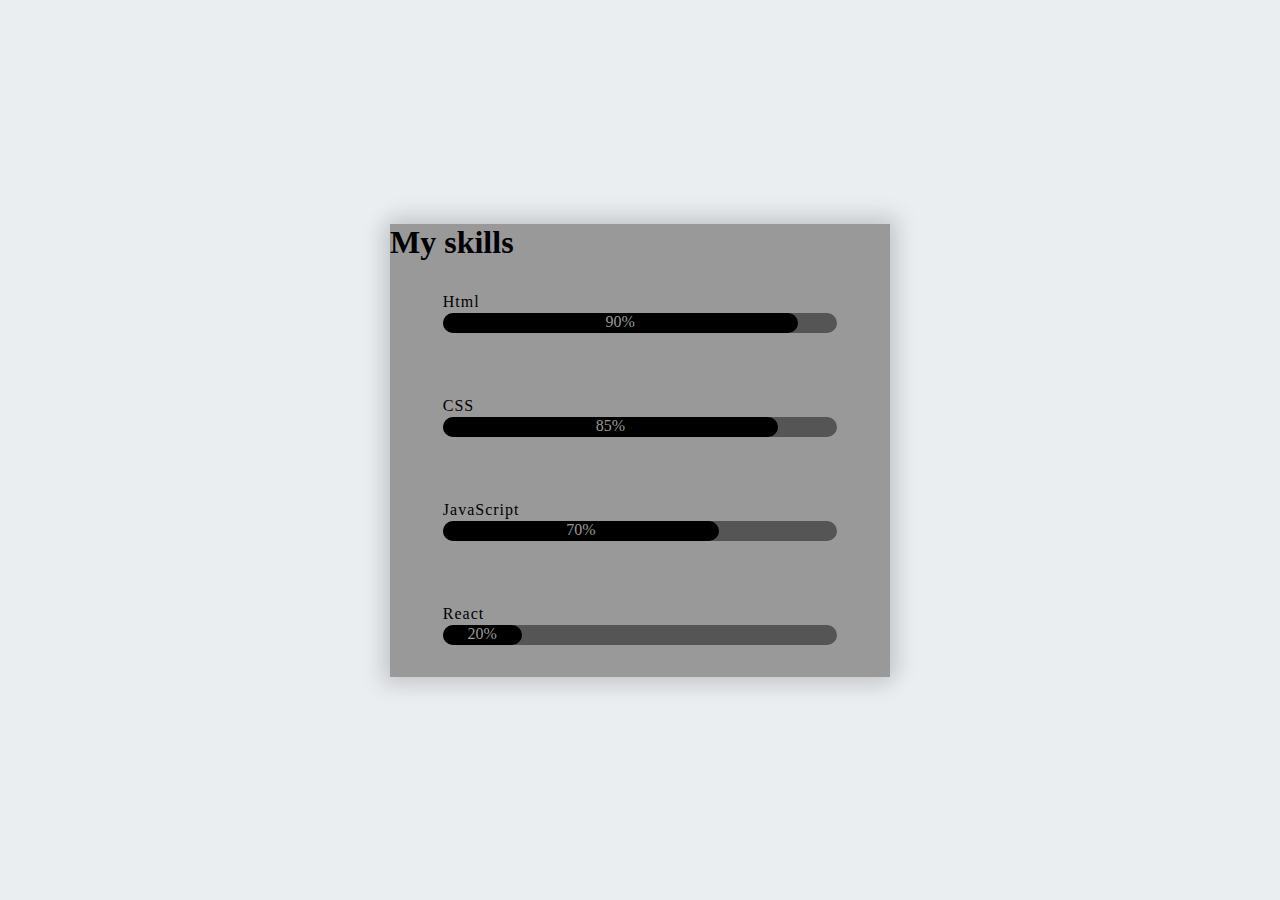
<file: courses.html>
<!DOCTYPE html>
<html>
  <head>
    <meta charset="UFT-8" />
    <meta name="viewport" content="width=device-width, initial-scale=1.+0" />
    <title>NovaLearn/courses-page</title>
  </head>

  <style>
    :root {
      --color-primary: #555;
      --color-secondary: #999;
      --color-bg: #000;
      --youtube-bg: #ebeef1;
    }

    * {
      padding: 0;
      margin: 0;
      box-sizing: border-box;
    }
    body {
      display: flex;
      align-items: center;
      justify-content: center;
      width: 100%;
      min-height: 100vh;
      background-color: var(--youtube-bg);
    }
    .main {
      background-color: var(--color-secondary);
      box-shadow: 5px -5px 20px 5px rgb(0, 0, 0, 0.1),
        -5px 5px 20px 5px rgb(0, 0, 0, 0.1);
      width: 500px;
    }

    .wrapper {
      padding: 2rem 3.3rem;
    }

    .wrapper p {
      letter-spacing: 1px;
      margin-bottom: 2px;
    }

    .bar {
      position: relative;
      background-color: var(--color-primary);
      width: 100%;
      height: 20px;
      border-radius: 10px;
      color: var(--color-secondary);
      text-align: right;
    }

    .html-bar {
      position: absolute;
      background-color: var(--color-bg);
      width: 90%;
      height: 100%;
      border-radius: 10px;
      color: var(--color-secondary);
      text-align: center;
    }
    .css-bar {
      position: absolute;
      background-color: var(--color-bg);
      width: 85%;
      height: 100%;
      border-radius: 10px;
      color: var(--color-secondary);
      text-align: center;
    }
    .Javascript {
      position: absolute;
      background-color: var(--color-bg);
      width: 70%;
      height: 100%;
      border-radius: 10px;
      color: var(--color-secondary);
      text-align: center;
    }
    .React {
      position: absolute;
      background-color: var(--color-bg);
      width: 20%;
      height: 100%;
      border-radius: 10px;
      color: var(--color-secondary);
      text-align: center;
    }
  </style>

  <body>
    <!-- ASSIGNMENT PAGE -->
    <div class="main">
      <h1>My skills</h1>
      <div class="wrapper">
        <p>Html</p>
        <div class="bar">
          <div class="html-bar">90%</div>
        </div>
      </div>
      <div class="wrapper">
        <p>CSS</p>
        <div class="bar">
          <div class="css-bar">85%</div>
        </div>
      </div>
      <div class="wrapper">
        <p>JavaScript</p>
        <div class="bar">
          <div class="Javascript">70%</div>
        </div>
      </div>
      <div class="wrapper">
        <p>React</p>
        <div class="bar">
          <div class="React">20%</div>
        </div>
      </div>
    </div>
  </body>
</html>
</file>
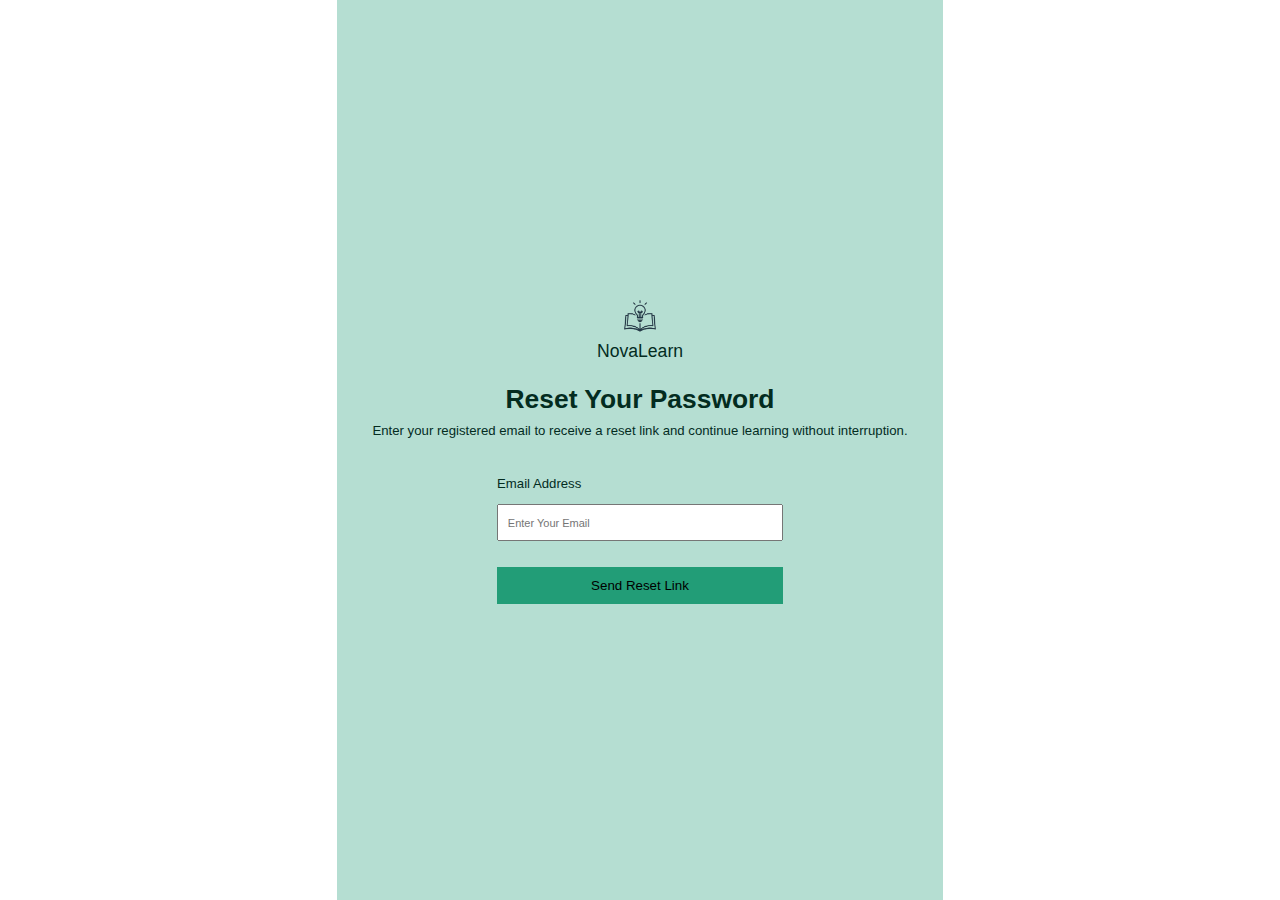
<file: forgotPassword.html>
<!DOCTYPE html>
<html lang="en">
  <head>
    <meta charset="UTF-8" />
    <meta name="viewport" content="width=device-width, initial-scale=1.0" />
    <title>Forgot Password</title>

    <link rel="stylesheet" href="./css/login.css" />

    <style>
      main {
        display: block;
        padding: 0;
      }

      .login-container {
        height: 100vh;
        width: fit-content;
        margin: 0 auto;
      }
    </style>
  </head>

  <body>
    <main>
      <div class="login-container">
        <div class="img-container">
          <img src="./images/site-logo.png" alt="" class="logo" />
          <p>NovaLearn</p>
        </div>

        <div class="content-section">
          <h1 class="headline-text">Reset Your Password</h1>
          <p class="subtext">
            Enter your registered email to receive a reset link and continue
            learning without interruption.
          </p>
        </div>

        <form class="form-section" action="#">
          <div class="form-div">
            <div>
              <label for="email">Email Address</label>
              <input
                type="email"
                id="email"
                placeholder="enter your email"
                required
              />
            </div>
          </div>

          <button>Send Reset Link</button>
        </form>
      </div>

      <!-- <div class="login-img"></div> -->
    </main>
  </body>
</html>
</file>
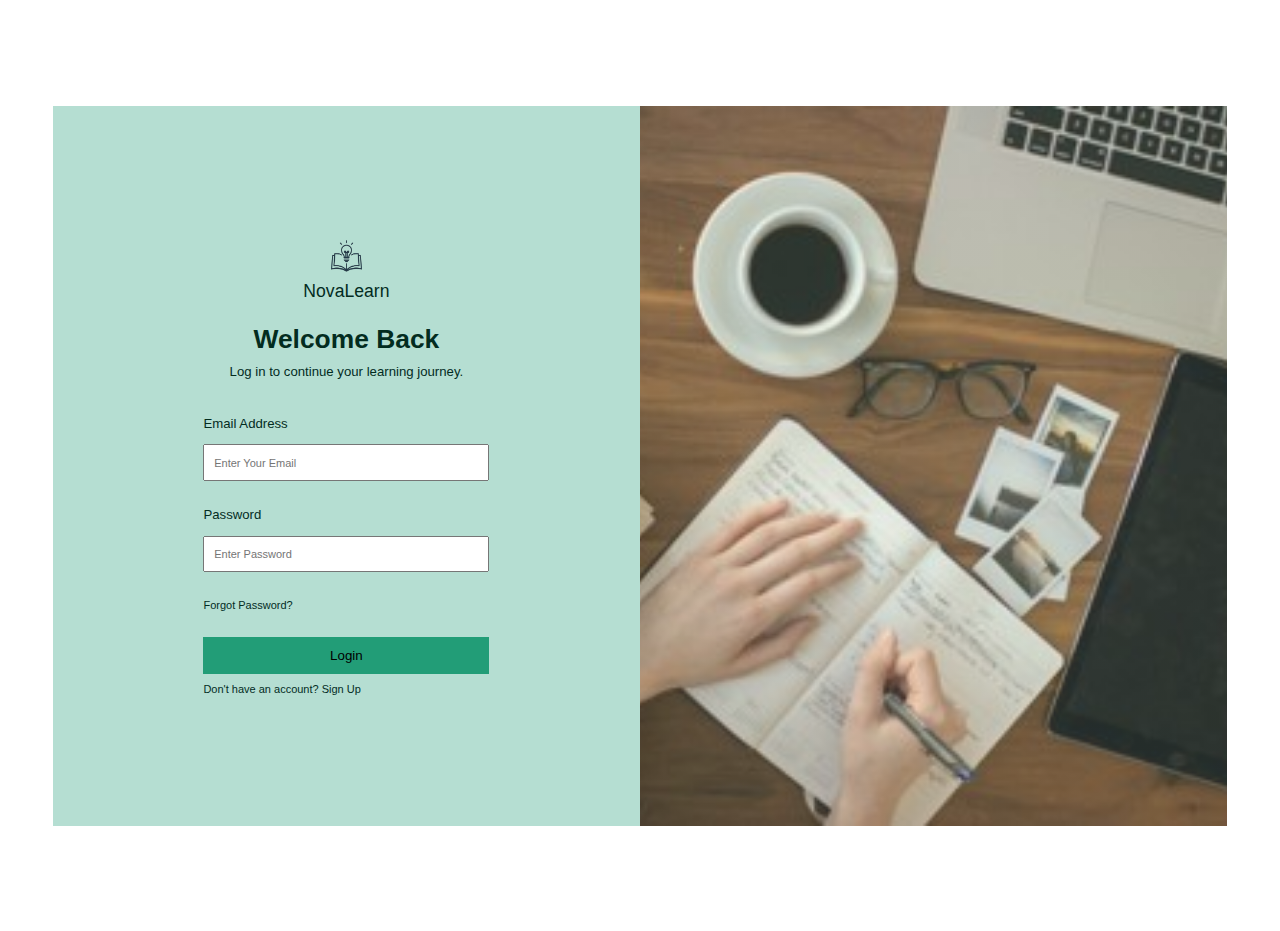
<file: login.html>
<!DOCTYPE html>
<html lang="en">
  <head>
    <meta charset="UFT-8" />
    <meta name="viewport" content="width=device-width, initial-scale=1.0" />
    <meta name="description" content="Login to your NOVALEARN deashboard">
    <title>Log In</title>
    <link rel="preconnect" href="https://fonts.googleapis.com" />
    <link rel="preconnect" href="https://fonts.gstatic.com" crossorigin />
    <link
      blocking="render"
      href="https://fonts.googleapis.com/css2?family=DM+Serif+Text:ital@0;1&family=Roboto+Flex:opsz,wght@8..144,100..1000&display=swap"
      rel="preconnect"
    />

    <link blocking="render" rel="stylesheet" href="./css/login.css" />
    <script type="module" defer src="./js/login.js"></script>
  </head>

  <body>


        <!-- 
     /*********************************/
    /******  NOTIFICATION  ***********/
   /*******************************/ 
-->

    <div class="message-section message">
    </div>



    <main>
      <div class="login-container">
        <div class="img-container">
          <img src="./images/site-logo.png" alt="" class="logo" />
          <p>NovaLearn</p>
        </div>

        <div class="content-section">
          <h1 class="headline-text">Welcome Back</h1>
          <p class="subtext">Log in to continue your learning journey.</p>
        </div>

        <form class="form-section" action="#">
          <div class="form-div">
            <div>
              <label for="email">Email Address</label>
              <input
                type="email"
                id="email"
                placeholder="enter your email"
                required
              />
            </div>

            <div>
              <label for="password">Password</label>
              <input
                type="password"
                id="password"
                placeholder="enter password"
                required
              />
            </div>
          </div>
          
          <a href="./forgotPassword.html" class="forgot-password">Forgot Password?</a>
          <div class="extras">
  <button class="login-btn">Login</button>
  <a href="./signup.html" class="forgot-password">Don't have an account? Sign Up</a>
</div>
</form>
      </div>

      <di class="login-img" role="img" aria-label="a person reading with a pair of glasses, laptop, books and a cup of tea on a table"             fetchpriority="high"
></div>
    </main>


  

  </body>
</html>
</file>
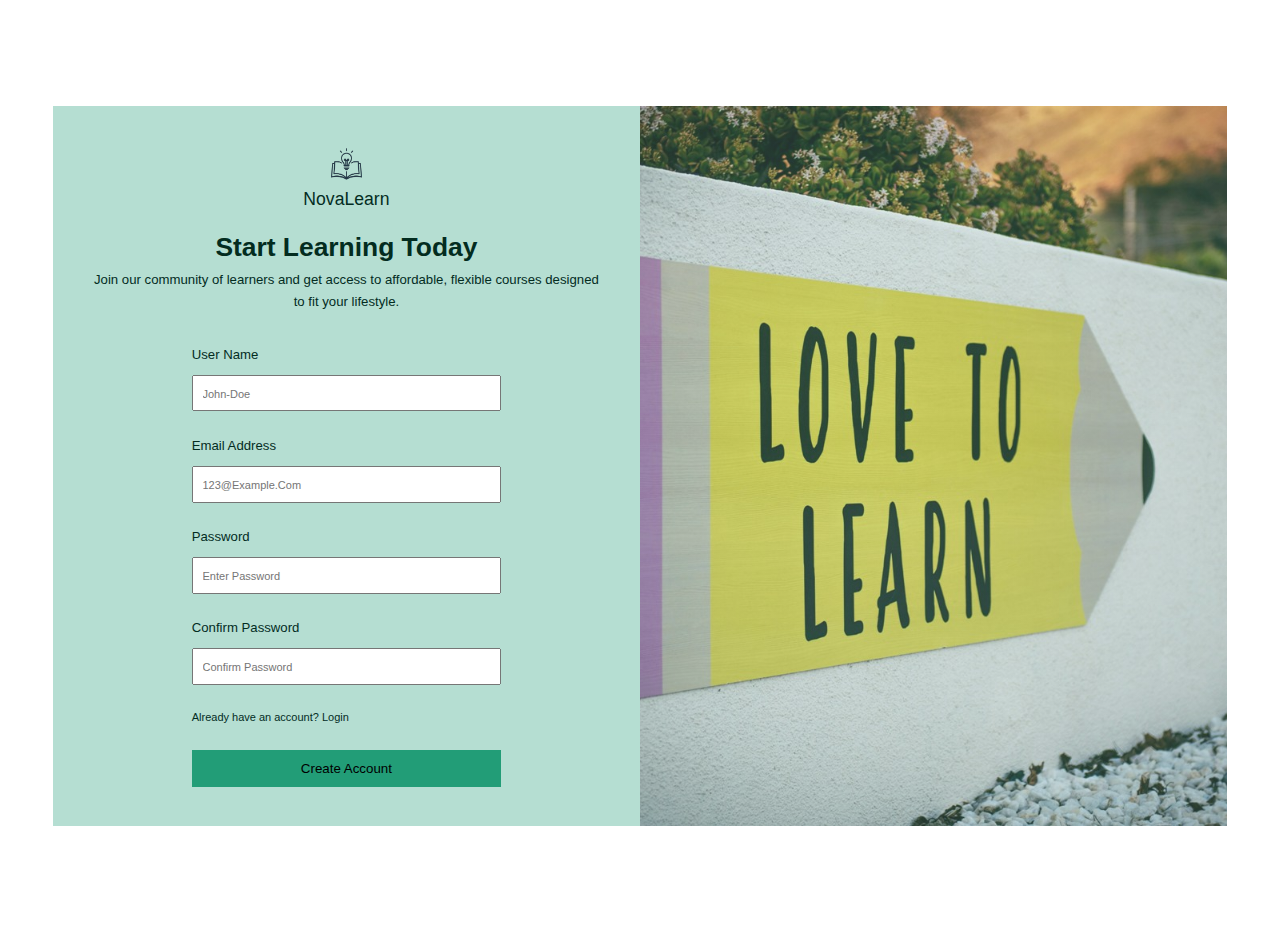
<file: signup.html>
<!DOCTYPE html>
<html lang="en">
  <head>
    <meta charset="UTF-8" />
    <meta name="viewport" content="width=device-width, initial-scale= 1.0" />
    <meta name="description" content="Sign-Up for NOVALEARN " />
    <title>Sign Up</title>

    <link blocking="render" rel="stylesheet" href="./css/login.css" />
    <script type="module" defer src="./js/signup.js"></script>
  </head>
  <body>
    <!-- 
     /*********************************/
    /******  NOTIFICATION  ***********/
   /*******************************/ 
-->

    <div class="message-section message"></div>

    <main>
      <div class="login-container">
        <div class="img-container">
          <img src="./images/site-logo.png" alt="" class="logo" />
          <p>NovaLearn</p>
        </div>

        <div class="content-section">
          <h1 class="headline-text">Start Learning Today</h1>
          <p class="subtext">
            Join our community of learners and get access to affordable,
            flexible courses designed to fit your lifestyle.
          </p>
        </div>

        <form class="form-section" action="#">
          <div class="form-div">
            <div>
              <label for="User-name">User Name</label>
              <input
                type="text"
                id="User-name"
                placeholder="John-Doe"
                required
              />
            </div>

            <div>
              <label for="email">Email Address</label>
              <input
                type="email"
                id="email"
                placeholder="123@example.com"
                required
              />
            </div>

            <div>
              <label for="password">Password</label>
              <input
                type="password"
                id="password"
                placeholder="enter password"
                required
              />
            </div>

            <div>
              <label for="confirm-password">Confirm Password</label>
              <input
                type="password"
                id="confirm-password"
                placeholder="confirm password"
                required
              />
            </div>
          </div>

          <a href="./login.html" target="_blank" class="forgot-password"
            >Already have an account? Login</a
          >
          <button>Create Account</button>
        </form>
      </div>

      <div
        class="signin-img"
        role="img"
        aria-label="an image of a text 'LOVE TO LEARN'."
        fetchpriority="high"
      ></div>
    </main>
  </body>
</html>
</file>
<file: css/login.css>
* {
  padding: 0;
  margin: 0;
  box-sizing: border-box;
}

html {
  font-size: 10px;
  font-family: "Roboto Flex", sans-serif;
}

body {
  color: #032c1f;
  position: relative;
}

/*********************************/
/******  NOTIFICATION  ***********/
/*******************************/

.message-section {
  background-color: #fff;
  width: fit-content;
  padding: 2.4rem 4.8rem;
  position: absolute;
  top: 20px;
  right: 20px;
  z-index: 999;
  box-shadow: 3px -3px 10px rgba(0, 0, 0, 0.1), -3px 3px 10px rgba(0, 0, 0, 0.1);
}

.message {
  font-size: 1.4rem;
  line-height: 1.5;
  display: none;
}

/*********************************/

.img-container {
  text-align: center;
  margin-bottom: 2rem;
}

.img-container p {
  font-size: 1.6rem;
}

.logo {
  width: 5.2rem;
}

.login-container {
  background-color: #b5ded2;
  min-height: 100vh;
  padding: 3.2rem;
  display: flex;
  flex-direction: column;
  align-items: center;
  justify-content: center;
}

.content-section {
  text-align: center;
  margin-bottom: 3rem;
}

.headline-text {
  font-size: 2.4rem;
  margin-bottom: 0.5rem;
}

.subtext {
  font-size: 1.2rem;
  line-height: 1.7;
}

.form-section {
  display: flex;
  flex-direction: column;
  gap: 2.4rem;
  max-width: 450px;
  margin: 0 auto;
}

.form-div {
  display: flex;
  flex-direction: column;
  gap: 2.4rem;
}

.form-section label {
  font-size: 1.2rem;
  display: inline-block;
  margin-bottom: 1.2rem;
}
input {
  width: 100%;
  padding: 0.8rem;
}

input::placeholder {
  font-size: 1rem;
  text-transform: capitalize;
}

.extras {
  display: flex;
  flex-direction: column;
  gap: 0.8rem;
  justify-content: space-between;
}

a:link,
a:visited {
  color: #032c1f;
  text-decoration: none;
}

a:hover,
a:active {
  color: #054934;
  text-decoration: underline;
}

button {
  background-color: #229d77;
  border: none;
  padding: 1rem 2rem;
}

button:hover {
  cursor: pointer;
  background-color: #054934;
  box-shadow: 5px 5px 0px rgba(3, 44, 31, 0.3);
}

.login-img {
  display: none;
}

@media (min-width: 900px) {
  html {
    font-size: 11px;
  }
  body {
    display: flex;
  }
  main {
    display: grid;
    grid-template-columns: repeat(2, 1fr);
    width: 100%;
    min-height: 100vh;
    justify-content: center;
    padding: 9.6rem 4.8rem;
  }

  .login-container {
    min-height: 80vh;
  }

  .login-img {
    display: inline-block;
    background-image: linear-gradient(
        rgba(181, 222, 210, 0.2),
        rgba(181, 222, 210, 0.2)
      ),
      url(../images/Login-img.jpg);

    background-size: cover;
    background-position: center;
    background-repeat: no-repeat;
    width: 100%;
  }
  .signin-img {
    display: inline-block;
    background-image: linear-gradient(
        rgba(181, 222, 210, 0.2),
        rgba(181, 222, 210, 0.2)
      ),
      url(../images/signin-img.jpg);
    background-size: cover;
    background-position: center;
    background-repeat: no-repeat;
    width: 100%;
  }
}

@media (min-width: 1500px) {
  html {
    font-size: 12px;
  }
}

/* Font sizes (px)
10 / 12 / 14 / 16 / 18 / 20 / 24 / 30 / 36 / 44 / 52 / 62 / 74 / 86 / 98

- Spacing system (px)
2 / 4 / 8 / 12 / 16 / 24 / 32 / 48 / 64 / 80 / 96 / 128
*/
</file>
